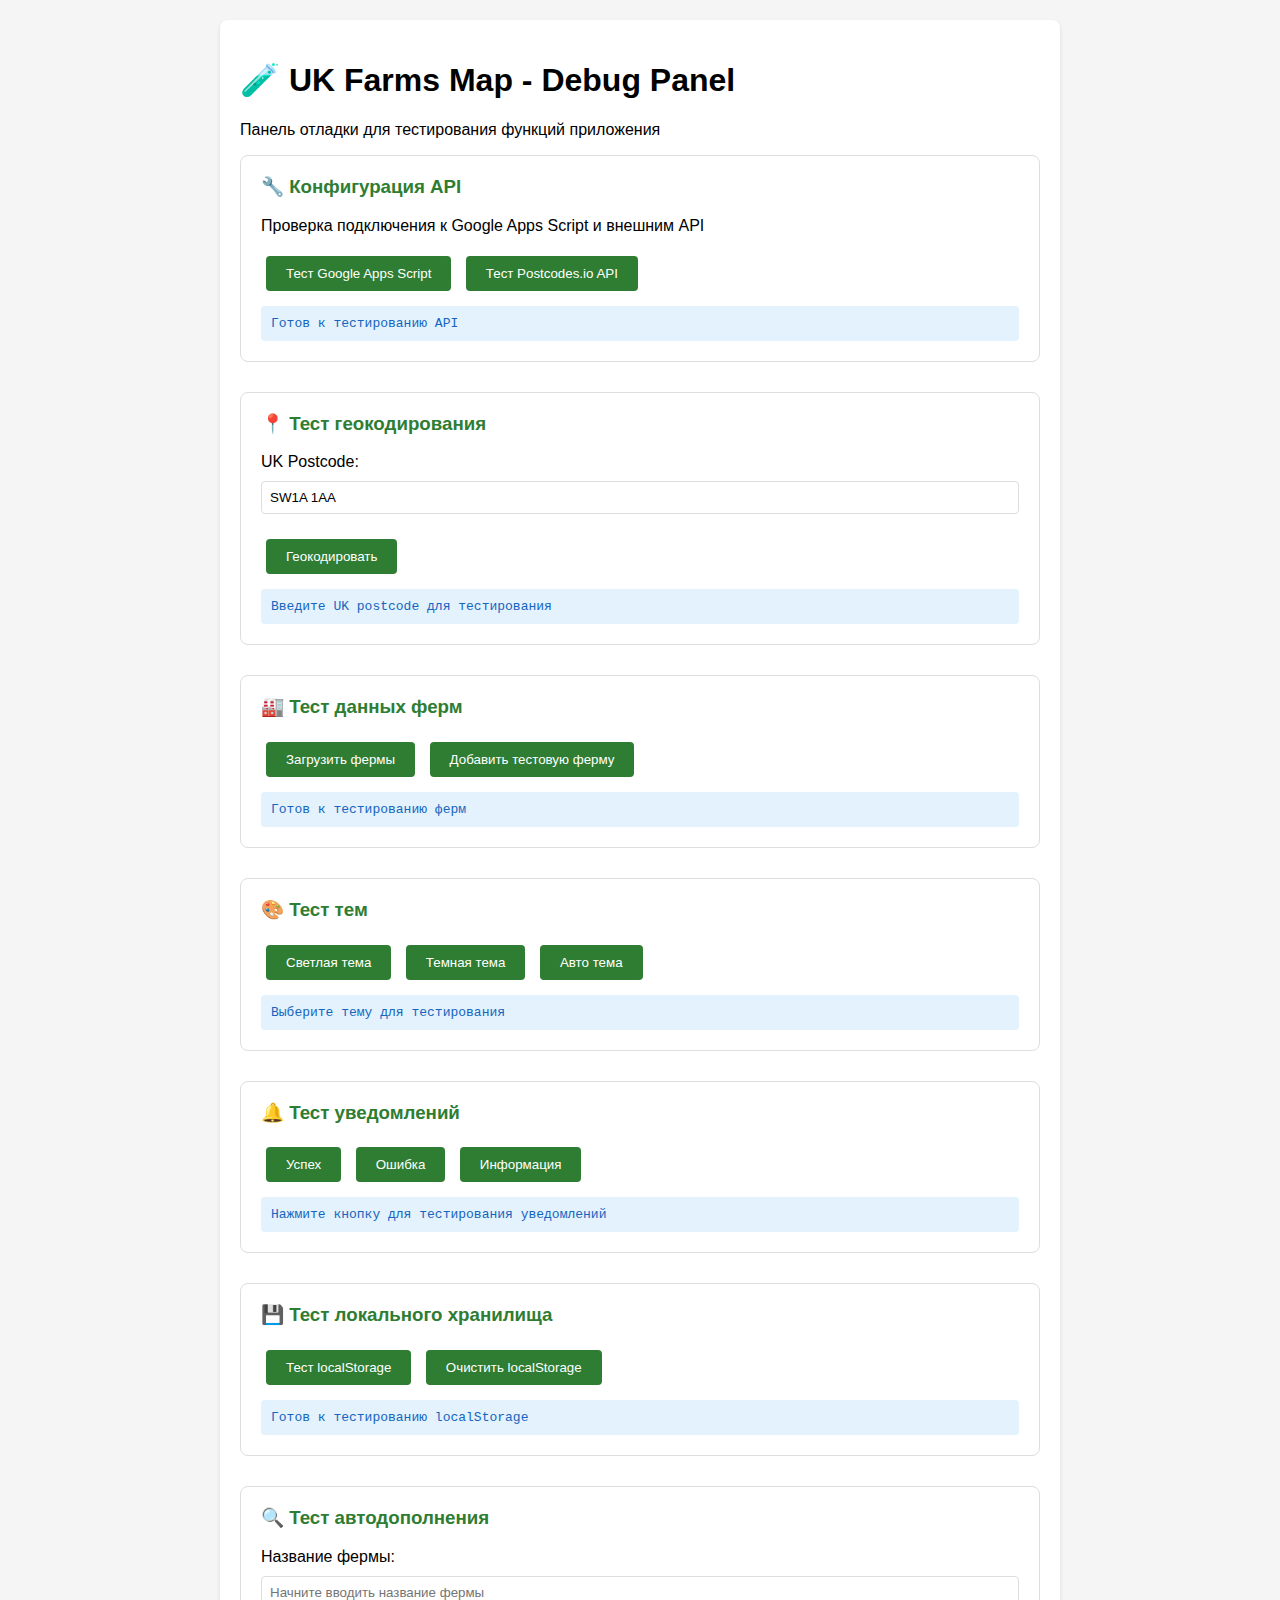
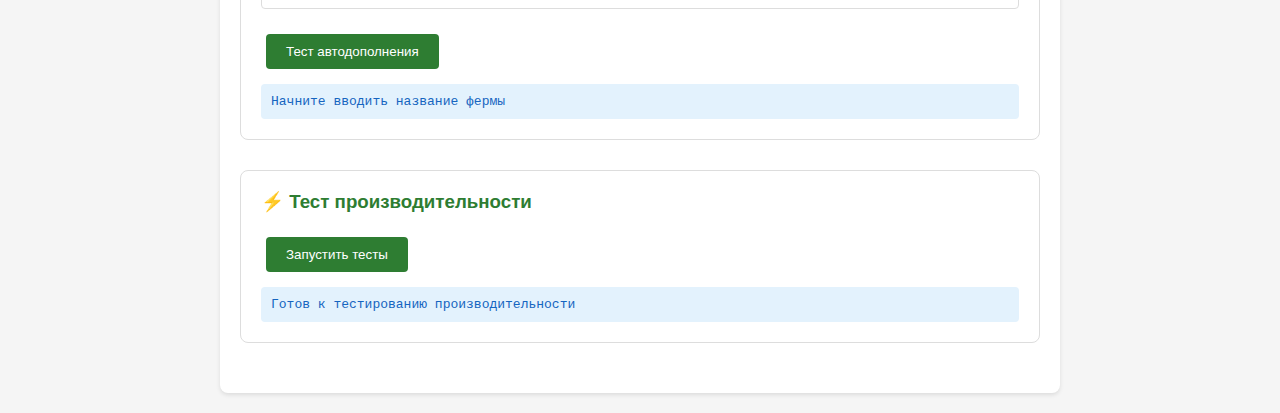
<file: debug.html>
<!DOCTYPE html>
<html lang="ru">
<head>
    <meta charset="UTF-8">
    <meta name="viewport" content="width=device-width, initial-scale=1.0">
    <title>Debug - UK Farms Map</title>
    <link href="https://fonts.googleapis.com/css2?family=Roboto:wght@300;400;500;700&display=swap" rel="stylesheet">
    <link href="https://fonts.googleapis.com/css2?family=Material+Symbols+Outlined:opsz,wght,FILL,GRAD@24,400,0,0" rel="stylesheet">
    <style>
        body {
            font-family: 'Roboto', sans-serif;
            margin: 0;
            padding: 20px;
            background-color: #f5f5f5;
        }
        .container {
            max-width: 800px;
            margin: 0 auto;
            background: white;
            padding: 20px;
            border-radius: 8px;
            box-shadow: 0 2px 4px rgba(0,0,0,0.1);
        }
        .test-section {
            margin-bottom: 30px;
            padding: 20px;
            border: 1px solid #ddd;
            border-radius: 8px;
        }
        .test-section h3 {
            margin-top: 0;
            color: #2e7d32;
        }
        button {
            background-color: #2e7d32;
            color: white;
            border: none;
            padding: 10px 20px;
            border-radius: 4px;
            cursor: pointer;
            margin: 5px;
        }
        button:hover {
            background-color: #1b5e20;
        }
        .result {
            margin-top: 10px;
            padding: 10px;
            border-radius: 4px;
            font-family: monospace;
            white-space: pre-wrap;
        }
        .success {
            background-color: #e8f5e8;
            color: #2e7d32;
        }
        .error {
            background-color: #ffebee;
            color: #c62828;
        }
        .info {
            background-color: #e3f2fd;
            color: #1565c0;
        }
        input, select, textarea {
            width: 100%;
            padding: 8px;
            margin: 5px 0;
            border: 1px solid #ddd;
            border-radius: 4px;
            box-sizing: border-box;
        }
        .form-group {
            margin-bottom: 15px;
        }
        label {
            display: block;
            margin-bottom: 5px;
            font-weight: 500;
        }
    </style>
</head>
<body>
    <div class="container">
        <h1>🧪 UK Farms Map - Debug Panel</h1>
        <p>Панель отладки для тестирования функций приложения</p>

        <!-- API Configuration Test -->
        <div class="test-section">
            <h3>🔧 Конфигурация API</h3>
            <p>Проверка подключения к Google Apps Script и внешним API</p>
            <button onclick="testGoogleScript()">Тест Google Apps Script</button>
            <button onclick="testPostcodesAPI()">Тест Postcodes.io API</button>
            <div id="apiResult" class="result"></div>
        </div>

        <!-- Postcode Geocoding Test -->
        <div class="test-section">
            <h3>📍 Тест геокодирования</h3>
            <div class="form-group">
                <label for="testPostcode">UK Postcode:</label>
                <input type="text" id="testPostcode" value="SW1A 1AA" placeholder="Введите UK postcode">
            </div>
            <button onclick="testGeocoding()">Геокодировать</button>
            <div id="geocodeResult" class="result"></div>
        </div>

        <!-- Farm Data Test -->
        <div class="test-section">
            <h3>🏭 Тест данных ферм</h3>
            <button onclick="testLoadFarms()">Загрузить фермы</button>
            <button onclick="testAddFarm()">Добавить тестовую ферму</button>
            <div id="farmResult" class="result"></div>
        </div>

        <!-- Theme Test -->
        <div class="test-section">
            <h3>🎨 Тест тем</h3>
            <button onclick="testLightTheme()">Светлая тема</button>
            <button onclick="testDarkTheme()">Темная тема</button>
            <button onclick="testAutoTheme()">Авто тема</button>
            <div id="themeResult" class="result"></div>
        </div>

        <!-- Notification Test -->
        <div class="test-section">
            <h3>🔔 Тест уведомлений</h3>
            <button onclick="testSuccessNotification()">Успех</button>
            <button onclick="testErrorNotification()">Ошибка</button>
            <button onclick="testInfoNotification()">Информация</button>
            <div id="notificationResult" class="result"></div>
        </div>

        <!-- Local Storage Test -->
        <div class="test-section">
            <h3>💾 Тест локального хранилища</h3>
            <button onclick="testLocalStorage()">Тест localStorage</button>
            <button onclick="clearLocalStorage()">Очистить localStorage</button>
            <div id="storageResult" class="result"></div>
        </div>

        <!-- Farm Name Autocomplete Test -->
        <div class="test-section">
            <h3>🔍 Тест автодополнения</h3>
            <div class="form-group">
                <label for="testFarmName">Название фермы:</label>
                <input type="text" id="testFarmName" placeholder="Начните вводить название фермы">
            </div>
            <button onclick="testAutocomplete()">Тест автодополнения</button>
            <div id="autocompleteResult" class="result"></div>
        </div>

        <!-- Performance Test -->
        <div class="test-section">
            <h3>⚡ Тест производительности</h3>
            <button onclick="testPerformance()">Запустить тесты</button>
            <div id="performanceResult" class="result"></div>
        </div>
    </div>

    <!-- Include main app files for testing -->
    <script src="config.js"></script>
    
    <script>
        // Debug functions
        function showResult(elementId, message, type = 'info') {
            const element = document.getElementById(elementId);
            element.textContent = message;
            element.className = `result ${type}`;
        }

        async function testGoogleScript() {
            showResult('apiResult', 'Тестирование подключения к Google Apps Script...', 'info');
            
            try {
                const response = await fetch(CONFIG.GOOGLE_SCRIPT_URL + '?action=GET_FARMS');
                const data = await response.json();
                
                if (data.success) {
                    showResult('apiResult', `✅ Google Apps Script работает!\nПолучено ферм: ${data.data?.length || 0}`, 'success');
                } else {
                    showResult('apiResult', `❌ Ошибка Google Apps Script: ${data.error}`, 'error');
                }
            } catch (error) {
                showResult('apiResult', `❌ Ошибка подключения: ${error.message}`, 'error');
            }
        }

        async function testPostcodesAPI() {
            showResult('apiResult', 'Тестирование Postcodes.io API...', 'info');
            
            try {
                const response = await fetch('https://api.postcodes.io/postcodes/SW1A1AA');
                const data = await response.json();
                
                if (data.status === 200) {
                    showResult('apiResult', `✅ Postcodes.io API работает!\nКоординаты: ${data.result.latitude}, ${data.result.longitude}`, 'success');
                } else {
                    showResult('apiResult', `❌ Ошибка Postcodes.io: ${data.error}`, 'error');
                }
            } catch (error) {
                showResult('apiResult', `❌ Ошибка подключения к Postcodes.io: ${error.message}`, 'error');
            }
        }

        async function testGeocoding() {
            const postcode = document.getElementById('testPostcode').value;
            if (!postcode) {
                showResult('geocodeResult', '❌ Введите почтовый индекс', 'error');
                return;
            }

            showResult('geocodeResult', `Геокодирование ${postcode}...`, 'info');
            
            try {
                const response = await fetch(`https://api.postcodes.io/postcodes/${encodeURIComponent(postcode)}`);
                const data = await response.json();
                
                if (data.status === 200) {
                    const result = `✅ Успешно геокодировано!
Почтовый индекс: ${data.result.postcode}
Координаты: ${data.result.latitude}, ${data.result.longitude}
Регион: ${data.result.region}
Страна: ${data.result.country}`;
                    showResult('geocodeResult', result, 'success');
                } else {
                    showResult('geocodeResult', `❌ Не удалось геокодировать: ${data.error}`, 'error');
                }
            } catch (error) {
                showResult('geocodeResult', `❌ Ошибка геокодирования: ${error.message}`, 'error');
            }
        }

        async function testLoadFarms() {
            showResult('farmResult', 'Загрузка ферм...', 'info');
            
            try {
                // Test with demo data first
                const demoFarms = [
                    { name: 'Test Farm 1', type: 'vegetables', lat: 52.3980, lng: 0.2620 },
                    { name: 'Test Farm 2', type: 'berries', lat: 51.2704, lng: 0.5227 }
                ];
                
                showResult('farmResult', `✅ Демо данные загружены!\nКоличество ферм: ${demoFarms.length}`, 'success');
            } catch (error) {
                showResult('farmResult', `❌ Ошибка загрузки: ${error.message}`, 'error');
            }
        }

        async function testAddFarm() {
            showResult('farmResult', 'Тестирование добавления фермы...', 'info');
            
            const testFarm = {
                farmType: 'vegetables',
                farmName: 'Test Farm Debug',
                farmAddress: 'Test Address, London',
                farmPostcode: 'SW1A 1AA',
                farmOperator: 'AgriHR',
                farmRating: 4,
                farmComment: 'Test comment from debug panel',
                userEmail: 'test@gmail.com'
            };
            
            try {
                // Simulate API call
                showResult('farmResult', `✅ Тестовая ферма готова к добавлению!
Данные: ${JSON.stringify(testFarm, null, 2)}`, 'success');
            } catch (error) {
                showResult('farmResult', `❌ Ошибка: ${error.message}`, 'error');
            }
        }

        function testLightTheme() {
            document.documentElement.setAttribute('data-theme', 'light');
            showResult('themeResult', '✅ Светлая тема активирована', 'success');
        }

        function testDarkTheme() {
            document.documentElement.setAttribute('data-theme', 'dark');
            showResult('themeResult', '✅ Темная тема активирована', 'success');
        }

        function testAutoTheme() {
            const prefersDark = window.matchMedia('(prefers-color-scheme: dark)').matches;
            const theme = prefersDark ? 'dark' : 'light';
            document.documentElement.setAttribute('data-theme', theme);
            showResult('themeResult', `✅ Авто тема: ${theme}`, 'success');
        }

        function testSuccessNotification() {
            showResult('notificationResult', '✅ Тест уведомления об успехе', 'success');
        }

        function testErrorNotification() {
            showResult('notificationResult', '❌ Тест уведомления об ошибке', 'error');
        }

        function testInfoNotification() {
            showResult('notificationResult', 'ℹ️ Тест информационного уведомления', 'info');
        }

        function testLocalStorage() {
            try {
                // Test localStorage functionality
                localStorage.setItem('test_key', 'test_value');
                const value = localStorage.getItem('test_key');
                
                if (value === 'test_value') {
                    showResult('storageResult', '✅ localStorage работает корректно', 'success');
                } else {
                    showResult('storageResult', '❌ localStorage не работает', 'error');
                }
            } catch (error) {
                showResult('storageResult', `❌ Ошибка localStorage: ${error.message}`, 'error');
            }
        }

        function clearLocalStorage() {
            try {
                localStorage.clear();
                showResult('storageResult', '✅ localStorage очищен', 'success');
            } catch (error) {
                showResult('storageResult', `❌ Ошибка очистки: ${error.message}`, 'error');
            }
        }

        function testAutocomplete() {
            const input = document.getElementById('testFarmName').value;
            
            if (!input || input.length < 2) {
                showResult('autocompleteResult', '❌ Введите минимум 2 символа', 'error');
                return;
            }
            
            const matches = CONFIG.FAMOUS_FARMS.filter(farm => 
                farm.toLowerCase().includes(input.toLowerCase())
            ).slice(0, 10);
            
            if (matches.length > 0) {
                showResult('autocompleteResult', `✅ Найдено совпадений: ${matches.length}\n${matches.join('\n')}`, 'success');
            } else {
                showResult('autocompleteResult', '❌ Совпадений не найдено', 'error');
            }
        }

        function testPerformance() {
            showResult('performanceResult', 'Запуск тестов производительности...', 'info');
            
            const startTime = performance.now();
            
            // Test 1: Farm filtering
            const filterStart = performance.now();
            const testQuery = 'farm';
            const matches = CONFIG.FAMOUS_FARMS.filter(farm => 
                farm.toLowerCase().includes(testQuery.toLowerCase())
            );
            const filterTime = performance.now() - filterStart;
            
            // Test 2: DOM manipulation
            const domStart = performance.now();
            for (let i = 0; i < 100; i++) {
                const div = document.createElement('div');
                div.textContent = `Test ${i}`;
            }
            const domTime = performance.now() - domStart;
            
            const totalTime = performance.now() - startTime;
            
            const result = `✅ Тесты производительности завершены!
Фильтрация ферм (${matches.length} результатов): ${filterTime.toFixed(2)}ms
DOM операции (100 элементов): ${domTime.toFixed(2)}ms
Общее время: ${totalTime.toFixed(2)}ms`;
            
            showResult('performanceResult', result, 'success');
        }

        // Initialize autocomplete test
        document.getElementById('testFarmName').addEventListener('input', function() {
            const value = this.value;
            if (value.length >= 2) {
                testAutocomplete();
            }
        });

        // Show initial info
        showResult('apiResult', 'Готов к тестированию API', 'info');
        showResult('geocodeResult', 'Введите UK postcode для тестирования', 'info');
        showResult('farmResult', 'Готов к тестированию ферм', 'info');
        showResult('themeResult', 'Выберите тему для тестирования', 'info');
        showResult('notificationResult', 'Нажмите кнопку для тестирования уведомлений', 'info');
        showResult('storageResult', 'Готов к тестированию localStorage', 'info');
        showResult('autocompleteResult', 'Начните вводить название фермы', 'info');
        showResult('performanceResult', 'Готов к тестированию производительности', 'info');
    </script>
</body>
</html>
</file>
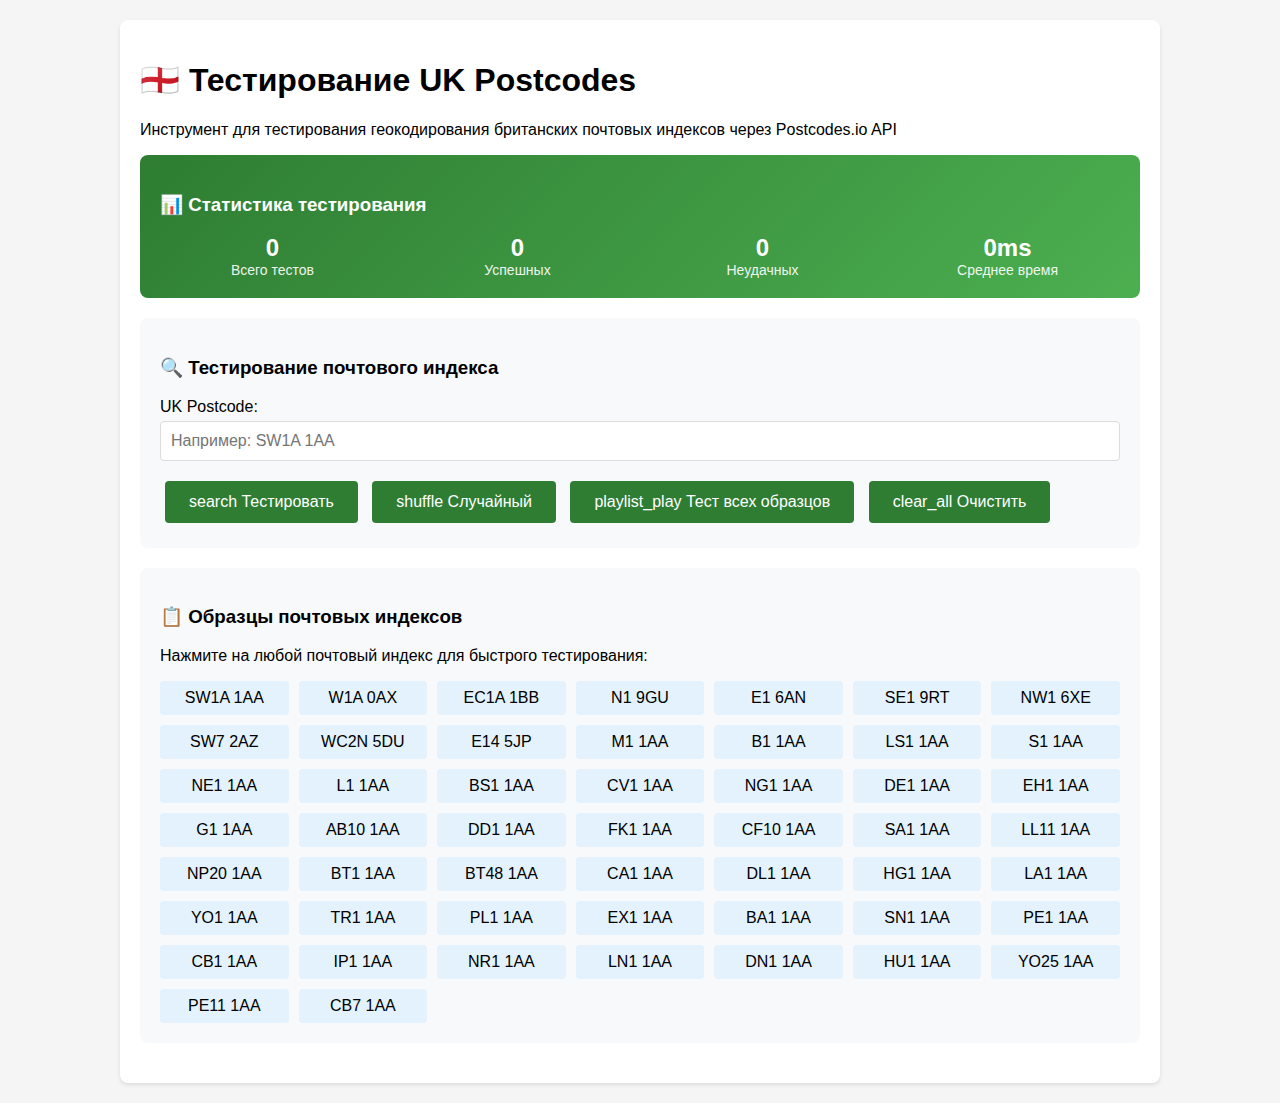
<file: test-postcode.html>
<!DOCTYPE html>
<html lang="ru">
<head>
    <meta charset="UTF-8">
    <meta name="viewport" content="width=device-width, initial-scale=1.0">
    <title>Тест UK Postcodes - UK Farms Map</title>
    <link href="https://fonts.googleapis.com/css2?family=Roboto:wght@300;400;500;700&display=swap" rel="stylesheet">
    <link href="https://fonts.googleapis.com/css2?family=Material+Symbols+Outlined:opsz,wght,FILL,GRAD@24,400,0,0" rel="stylesheet">
    <style>
        body {
            font-family: 'Roboto', sans-serif;
            margin: 0;
            padding: 20px;
            background-color: #f5f5f5;
        }
        .container {
            max-width: 1000px;
            margin: 0 auto;
            background: white;
            padding: 20px;
            border-radius: 8px;
            box-shadow: 0 2px 4px rgba(0,0,0,0.1);
        }
        .test-form {
            background: #f8f9fa;
            padding: 20px;
            border-radius: 8px;
            margin-bottom: 20px;
        }
        .form-group {
            margin-bottom: 15px;
        }
        label {
            display: block;
            margin-bottom: 5px;
            font-weight: 500;
        }
        input, select {
            width: 100%;
            padding: 10px;
            border: 1px solid #ddd;
            border-radius: 4px;
            box-sizing: border-box;
            font-size: 16px;
        }
        button {
            background-color: #2e7d32;
            color: white;
            border: none;
            padding: 12px 24px;
            border-radius: 4px;
            cursor: pointer;
            font-size: 16px;
            margin: 5px;
        }
        button:hover {
            background-color: #1b5e20;
        }
        .result-card {
            background: white;
            border: 1px solid #ddd;
            border-radius: 8px;
            padding: 20px;
            margin-bottom: 15px;
            box-shadow: 0 1px 3px rgba(0,0,0,0.1);
        }
        .success {
            border-left: 4px solid #4caf50;
            background-color: #f1f8e9;
        }
        .error {
            border-left: 4px solid #f44336;
            background-color: #ffebee;
        }
        .postcode-info {
            display: grid;
            grid-template-columns: repeat(auto-fit, minmax(200px, 1fr));
            gap: 15px;
            margin-top: 15px;
        }
        .info-item {
            background: #f5f5f5;
            padding: 10px;
            border-radius: 4px;
        }
        .info-label {
            font-weight: 500;
            color: #666;
            font-size: 12px;
            text-transform: uppercase;
        }
        .info-value {
            font-size: 16px;
            color: #333;
            margin-top: 2px;
        }
        .sample-postcodes {
            display: grid;
            grid-template-columns: repeat(auto-fill, minmax(120px, 1fr));
            gap: 10px;
            margin-top: 15px;
        }
        .sample-postcode {
            background: #e3f2fd;
            padding: 8px 12px;
            border-radius: 4px;
            text-align: center;
            cursor: pointer;
            transition: background-color 0.2s;
        }
        .sample-postcode:hover {
            background: #bbdefb;
        }
        .loading {
            display: inline-block;
            width: 20px;
            height: 20px;
            border: 3px solid #f3f3f3;
            border-top: 3px solid #2e7d32;
            border-radius: 50%;
            animation: spin 1s linear infinite;
        }
        @keyframes spin {
            0% { transform: rotate(0deg); }
            100% { transform: rotate(360deg); }
        }
        .stats {
            background: linear-gradient(135deg, #2e7d32, #4caf50);
            color: white;
            padding: 20px;
            border-radius: 8px;
            margin-bottom: 20px;
        }
        .stats-grid {
            display: grid;
            grid-template-columns: repeat(auto-fit, minmax(150px, 1fr));
            gap: 20px;
            margin-top: 15px;
        }
        .stat-item {
            text-align: center;
        }
        .stat-number {
            font-size: 24px;
            font-weight: bold;
        }
        .stat-label {
            font-size: 14px;
            opacity: 0.9;
        }
    </style>
</head>
<body>
    <div class="container">
        <h1>🏴󠁧󠁢󠁥󠁮󠁧󠁿 Тестирование UK Postcodes</h1>
        <p>Инструмент для тестирования геокодирования британских почтовых индексов через Postcodes.io API</p>

        <!-- Statistics -->
        <div class="stats">
            <h3>📊 Статистика тестирования</h3>
            <div class="stats-grid">
                <div class="stat-item">
                    <div class="stat-number" id="totalTests">0</div>
                    <div class="stat-label">Всего тестов</div>
                </div>
                <div class="stat-item">
                    <div class="stat-number" id="successfulTests">0</div>
                    <div class="stat-label">Успешных</div>
                </div>
                <div class="stat-item">
                    <div class="stat-number" id="failedTests">0</div>
                    <div class="stat-label">Неудачных</div>
                </div>
                <div class="stat-item">
                    <div class="stat-number" id="avgResponseTime">0ms</div>
                    <div class="stat-label">Среднее время</div>
                </div>
            </div>
        </div>

        <!-- Test Form -->
        <div class="test-form">
            <h3>🔍 Тестирование почтового индекса</h3>
            <div class="form-group">
                <label for="postcodeInput">UK Postcode:</label>
                <input type="text" id="postcodeInput" placeholder="Например: SW1A 1AA" maxlength="8">
            </div>
            <button onclick="testSinglePostcode()">
                <span class="material-symbols-outlined">search</span>
                Тестировать
            </button>
            <button onclick="testRandomPostcode()">
                <span class="material-symbols-outlined">shuffle</span>
                Случайный
            </button>
            <button onclick="testAllSamples()">
                <span class="material-symbols-outlined">playlist_play</span>
                Тест всех образцов
            </button>
            <button onclick="clearResults()">
                <span class="material-symbols-outlined">clear_all</span>
                Очистить
            </button>
        </div>

        <!-- Sample Postcodes -->
        <div class="test-form">
            <h3>📋 Образцы почтовых индексов</h3>
            <p>Нажмите на любой почтовый индекс для быстрого тестирования:</p>
            <div class="sample-postcodes" id="samplePostcodes">
                <!-- Will be populated by JavaScript -->
            </div>
        </div>

        <!-- Results -->
        <div id="results">
            <!-- Test results will appear here -->
        </div>
    </div>

    <script>
        // Sample UK postcodes for testing
        const SAMPLE_POSTCODES = [
            // London
            'SW1A 1AA', 'W1A 0AX', 'EC1A 1BB', 'N1 9GU', 'E1 6AN', 'SE1 9RT',
            'NW1 6XE', 'SW7 2AZ', 'WC2N 5DU', 'E14 5JP',
            
            // Major Cities
            'M1 1AA', 'B1 1AA', 'LS1 1AA', 'S1 1AA', 'NE1 1AA', 'L1 1AA',
            'BS1 1AA', 'CV1 1AA', 'NG1 1AA', 'DE1 1AA',
            
            // Scotland
            'EH1 1AA', 'G1 1AA', 'AB10 1AA', 'DD1 1AA', 'FK1 1AA',
            
            // Wales
            'CF10 1AA', 'SA1 1AA', 'LL11 1AA', 'NP20 1AA',
            
            // Northern Ireland
            'BT1 1AA', 'BT48 1AA',
            
            // Rural Areas
            'CA1 1AA', 'DL1 1AA', 'HG1 1AA', 'LA1 1AA', 'YO1 1AA',
            'TR1 1AA', 'PL1 1AA', 'EX1 1AA', 'BA1 1AA', 'SN1 1AA',
            
            // Agricultural Areas (relevant for farms)
            'PE1 1AA', 'CB1 1AA', 'IP1 1AA', 'NR1 1AA', 'LN1 1AA',
            'DN1 1AA', 'HU1 1AA', 'YO25 1AA', 'PE11 1AA', 'CB7 1AA'
        ];

        let testStats = {
            total: 0,
            successful: 0,
            failed: 0,
            responseTimes: []
        };

        // Initialize sample postcodes
        function initSamplePostcodes() {
            const container = document.getElementById('samplePostcodes');
            container.innerHTML = SAMPLE_POSTCODES.map(postcode => 
                `<div class="sample-postcode" onclick="testPostcode('${postcode}')">${postcode}</div>`
            ).join('');
        }

        // Test a single postcode
        async function testSinglePostcode() {
            const postcode = document.getElementById('postcodeInput').value.trim();
            if (!postcode) {
                alert('Пожалуйста, введите почтовый индекс');
                return;
            }
            await testPostcode(postcode);
        }

        // Test a random postcode
        async function testRandomPostcode() {
            const randomPostcode = SAMPLE_POSTCODES[Math.floor(Math.random() * SAMPLE_POSTCODES.length)];
            document.getElementById('postcodeInput').value = randomPostcode;
            await testPostcode(randomPostcode);
        }

        // Test all sample postcodes
        async function testAllSamples() {
            if (!confirm(`Вы уверены, что хотите протестировать все ${SAMPLE_POSTCODES.length} почтовых индексов? Это может занять некоторое время.`)) {
                return;
            }

            const resultsContainer = document.getElementById('results');
            resultsContainer.innerHTML = '<div class="result-card"><h3>🔄 Массовое тестирование...</h3><div class="loading"></div></div>';

            for (let i = 0; i < SAMPLE_POSTCODES.length; i++) {
                const postcode = SAMPLE_POSTCODES[i];
                await testPostcode(postcode, false); // Don't scroll to result
                
                // Update progress
                const progress = Math.round(((i + 1) / SAMPLE_POSTCODES.length) * 100);
                document.querySelector('.result-card h3').textContent = `🔄 Тестирование... ${progress}% (${i + 1}/${SAMPLE_POSTCODES.length})`;
                
                // Small delay to prevent rate limiting
                await new Promise(resolve => setTimeout(resolve, 100));
            }

            // Show completion message
            const completionCard = document.createElement('div');
            completionCard.className = 'result-card success';
            completionCard.innerHTML = `
                <h3>✅ Массовое тестирование завершено!</h3>
                <p>Протестировано ${SAMPLE_POSTCODES.length} почтовых индексов</p>
            `;
            resultsContainer.insertBefore(completionCard, resultsContainer.firstChild);
        }

        // Main test function
        async function testPostcode(postcode, scrollToResult = true) {
            const startTime = performance.now();
            testStats.total++;

            // Create result card
            const resultCard = document.createElement('div');
            resultCard.className = 'result-card';
            resultCard.innerHTML = `
                <h3>🔄 Тестирование: ${postcode}</h3>
                <div class="loading"></div>
            `;

            const resultsContainer = document.getElementById('results');
            resultsContainer.insertBefore(resultCard, resultsContainer.firstChild);

            if (scrollToResult) {
                resultCard.scrollIntoView({ behavior: 'smooth' });
            }

            try {
                const response = await fetch(`https://api.postcodes.io/postcodes/${encodeURIComponent(postcode)}`);
                const data = await response.json();
                const responseTime = performance.now() - startTime;
                testStats.responseTimes.push(responseTime);

                if (data.status === 200 && data.result) {
                    testStats.successful++;
                    resultCard.className = 'result-card success';
                    resultCard.innerHTML = createSuccessResult(postcode, data.result, responseTime);
                } else {
                    testStats.failed++;
                    resultCard.className = 'result-card error';
                    resultCard.innerHTML = createErrorResult(postcode, data.error || 'Неизвестная ошибка', responseTime);
                }
            } catch (error) {
                const responseTime = performance.now() - startTime;
                testStats.failed++;
                resultCard.className = 'result-card error';
                resultCard.innerHTML = createErrorResult(postcode, error.message, responseTime);
            }

            updateStats();
        }

        // Create success result HTML
        function createSuccessResult(postcode, result, responseTime) {
            return `
                <h3>✅ ${postcode} - Успешно</h3>
                <p><strong>Время ответа:</strong> ${responseTime.toFixed(0)}ms</p>
                <div class="postcode-info">
                    <div class="info-item">
                        <div class="info-label">Координаты</div>
                        <div class="info-value">${result.latitude}, ${result.longitude}</div>
                    </div>
                    <div class="info-item">
                        <div class="info-label">Регион</div>
                        <div class="info-value">${result.region || 'N/A'}</div>
                    </div>
                    <div class="info-item">
                        <div class="info-label">Страна</div>
                        <div class="info-value">${result.country}</div>
                    </div>
                    <div class="info-item">
                        <div class="info-label">Административный округ</div>
                        <div class="info-value">${result.admin_district || 'N/A'}</div>
                    </div>
                    <div class="info-item">
                        <div class="info-label">Парламентский округ</div>
                        <div class="info-value">${result.parliamentary_constituency || 'N/A'}</div>
                    </div>
                    <div class="info-item">
                        <div class="info-label">Качество</div>
                        <div class="info-value">${result.quality}</div>
                    </div>
                </div>
                <button onclick="showOnMap(${result.latitude}, ${result.longitude}, '${postcode}')" style="margin-top: 10px;">
                    <span class="material-symbols-outlined">map</span>
                    Показать на карте
                </button>
            `;
        }

        // Create error result HTML
        function createErrorResult(postcode, error, responseTime) {
            return `
                <h3>❌ ${postcode} - Ошибка</h3>
                <p><strong>Время ответа:</strong> ${responseTime.toFixed(0)}ms</p>
                <p><strong>Ошибка:</strong> ${error}</p>
                <p><em>Возможные причины: неверный формат, несуществующий индекс, проблемы с сетью</em></p>
            `;
        }

        // Update statistics
        function updateStats() {
            document.getElementById('totalTests').textContent = testStats.total;
            document.getElementById('successfulTests').textContent = testStats.successful;
            document.getElementById('failedTests').textContent = testStats.failed;
            
            if (testStats.responseTimes.length > 0) {
                const avgTime = testStats.responseTimes.reduce((a, b) => a + b, 0) / testStats.responseTimes.length;
                document.getElementById('avgResponseTime').textContent = Math.round(avgTime) + 'ms';
            }
        }

        // Show location on map (opens in new tab)
        function showOnMap(lat, lng, postcode) {
            const url = `https://www.openstreetmap.org/?mlat=${lat}&mlon=${lng}&zoom=15&layers=M`;
            window.open(url, '_blank');
        }

        // Clear all results
        function clearResults() {
            document.getElementById('results').innerHTML = '';
            testStats = {
                total: 0,
                successful: 0,
                failed: 0,
                responseTimes: []
            };
            updateStats();
        }

        // Auto-format postcode input
        document.getElementById('postcodeInput').addEventListener('input', function(e) {
            let value = e.target.value.toUpperCase().replace(/[^A-Z0-9]/g, '');
            
            // Add space before last 3 characters if length > 3
            if (value.length > 3) {
                value = value.slice(0, -3) + ' ' + value.slice(-3);
            }
            
            e.target.value = value;
        });

        // Enter key to test
        document.getElementById('postcodeInput').addEventListener('keypress', function(e) {
            if (e.key === 'Enter') {
                testSinglePostcode();
            }
        });

        // Initialize
        initSamplePostcodes();
        updateStats();
    </script>
</body>
</html>
</file>
